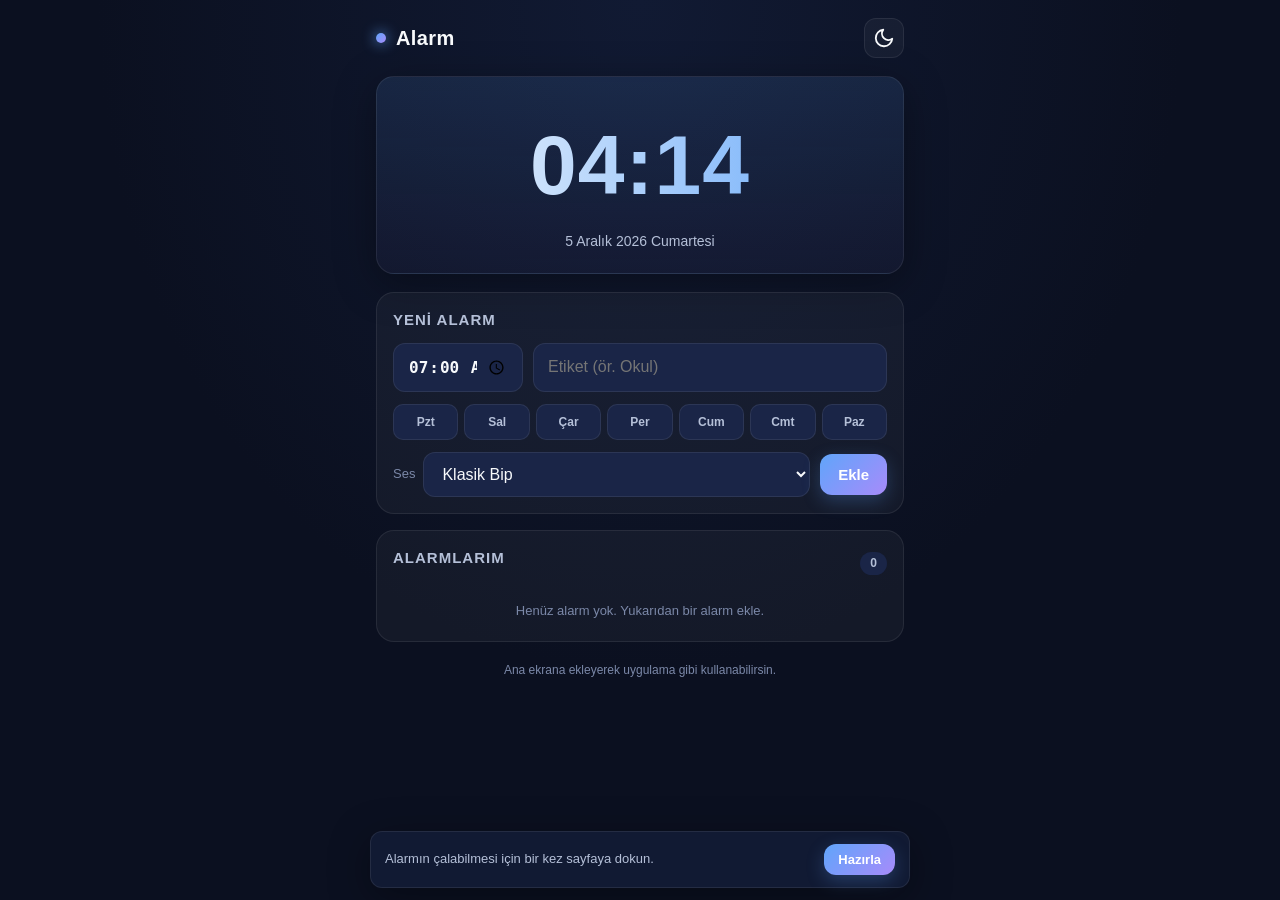
<file: alarm-app/index.html>
<!DOCTYPE html>
<html lang="tr">
<head>
  <meta charset="UTF-8" />
  <meta name="viewport" content="width=device-width, initial-scale=1.0, viewport-fit=cover, user-scalable=no" />
  <meta name="theme-color" content="#0b1020" />
  <meta name="apple-mobile-web-app-capable" content="yes" />
  <meta name="apple-mobile-web-app-status-bar-style" content="black-translucent" />
  <meta name="apple-mobile-web-app-title" content="Alarm" />
  <meta name="mobile-web-app-capable" content="yes" />
  <meta name="description" content="Basit, hızlı ve çevrimdışı çalışan mobil alarm uygulaması" />
  <link rel="manifest" href="manifest.json" />
  <link rel="icon" type="image/svg+xml" href="icon.svg" />
  <link rel="apple-touch-icon" href="icon.svg" />
  <link rel="stylesheet" href="styles.css" />
  <title>Srky Alarm</title>
</head>
<body>
  <main class="app">
    <header class="header">
      <div class="brand">
        <span class="brand-dot"></span>
        <h1>Alarm</h1>
      </div>
      <button id="themeBtn" class="icon-btn" aria-label="Tema değiştir" title="Tema">
        <svg viewBox="0 0 24 24" width="22" height="22" fill="none" stroke="currentColor" stroke-width="2" stroke-linecap="round" stroke-linejoin="round"><path d="M21 12.8A9 9 0 1 1 11.2 3a7 7 0 0 0 9.8 9.8Z"/></svg>
      </button>
    </header>

    <section class="clock" aria-live="polite">
      <div id="currentTime" class="clock-time">--:--</div>
      <div id="currentDate" class="clock-date">--</div>
    </section>

    <section class="add-card">
      <h2>Yeni Alarm</h2>
      <div class="add-row">
        <input id="alarmTime" type="time" value="07:00" aria-label="Alarm saati" />
        <input id="alarmLabel" type="text" placeholder="Etiket (ör. Okul)" maxlength="30" aria-label="Alarm etiketi" />
      </div>
      <div class="days" role="group" aria-label="Tekrar günleri">
        <button type="button" class="day" data-day="1">Pzt</button>
        <button type="button" class="day" data-day="2">Sal</button>
        <button type="button" class="day" data-day="3">Çar</button>
        <button type="button" class="day" data-day="4">Per</button>
        <button type="button" class="day" data-day="5">Cum</button>
        <button type="button" class="day" data-day="6">Cmt</button>
        <button type="button" class="day" data-day="0">Paz</button>
      </div>
      <div class="add-actions">
        <label class="sound-label">
          <span>Ses</span>
          <select id="alarmSound" aria-label="Alarm sesi">
            <option value="beep">Klasik Bip</option>
            <option value="chime">Çan</option>
            <option value="digital">Dijital</option>
            <option value="wave">Dalga</option>
          </select>
        </label>
        <button id="addAlarmBtn" class="primary">Ekle</button>
      </div>
    </section>

    <section class="list-card">
      <div class="list-head">
        <h2>Alarmlarım</h2>
        <span id="alarmCount" class="count">0</span>
      </div>
      <ul id="alarmList" class="alarm-list" aria-live="polite"></ul>
      <p id="emptyState" class="empty">Henüz alarm yok. Yukarıdan bir alarm ekle.</p>
    </section>

    <footer class="footer">
      <p>Ana ekrana ekleyerek uygulama gibi kullanabilirsin.</p>
    </footer>
  </main>

  <!-- Alarm ringing modal -->
  <div id="ringOverlay" class="overlay hidden" role="alertdialog" aria-modal="true" aria-labelledby="ringTitle">
    <div class="ring-card">
      <div class="ring-icon" aria-hidden="true">
        <svg viewBox="0 0 24 24" width="64" height="64" fill="none" stroke="currentColor" stroke-width="2" stroke-linecap="round" stroke-linejoin="round">
          <path d="M6 8a6 6 0 1 1 12 0c0 7 3 9 3 9H3s3-2 3-9"/>
          <path d="M10 21a2 2 0 0 0 4 0"/>
        </svg>
      </div>
      <div id="ringTitle" class="ring-title">Alarm!</div>
      <div id="ringLabel" class="ring-label">—</div>
      <div class="ring-actions">
        <button id="snoozeBtn" class="secondary">Ertele 5 dk</button>
        <button id="stopBtn" class="primary">Durdur</button>
      </div>
    </div>
  </div>

  <!-- Permission / unlock prompt -->
  <div id="unlockBanner" class="banner hidden">
    <span>Alarmın çalabilmesi için bir kez sayfaya dokun.</span>
    <button id="unlockBtn" class="primary small">Hazırla</button>
  </div>

  <script src="app.js"></script>
</body>
</html>
</file>
<file: alarm-app/styles.css>
:root {
  --bg-0: #0b1020;
  --bg-1: #111a33;
  --bg-2: #1a2547;
  --fg: #f8fafc;
  --fg-dim: #b5c0d8;
  --fg-muted: #7b88a8;
  --accent: #60a5fa;
  --accent-2: #a78bfa;
  --danger: #f87171;
  --ok: #34d399;
  --border: rgba(255, 255, 255, 0.08);
  --card: rgba(255, 255, 255, 0.04);
  --shadow: 0 10px 40px rgba(0, 0, 0, 0.35);
  --radius: 18px;
  --radius-sm: 12px;
}

:root.light {
  --bg-0: #f3f5fb;
  --bg-1: #ffffff;
  --bg-2: #eef1fa;
  --fg: #0b1020;
  --fg-dim: #3a445e;
  --fg-muted: #6b7690;
  --border: rgba(11, 16, 32, 0.08);
  --card: rgba(11, 16, 32, 0.03);
  --shadow: 0 10px 40px rgba(11, 16, 32, 0.08);
}

* {
  box-sizing: border-box;
  -webkit-tap-highlight-color: transparent;
}

html, body {
  margin: 0;
  padding: 0;
  min-height: 100%;
  background: radial-gradient(ellipse at top, var(--bg-1), var(--bg-0) 60%);
  color: var(--fg);
  font-family: -apple-system, BlinkMacSystemFont, "Segoe UI", Roboto, "Helvetica Neue", Arial, sans-serif;
  font-size: 16px;
  line-height: 1.45;
  overscroll-behavior-y: none;
}

body {
  padding-top: env(safe-area-inset-top);
  padding-bottom: env(safe-area-inset-bottom);
}

.app {
  max-width: 560px;
  margin: 0 auto;
  padding: 18px 16px 100px;
}

/* Header */
.header {
  display: flex;
  align-items: center;
  justify-content: space-between;
  margin-bottom: 18px;
}
.brand {
  display: flex;
  align-items: center;
  gap: 10px;
}
.brand-dot {
  width: 10px;
  height: 10px;
  border-radius: 50%;
  background: linear-gradient(135deg, var(--accent), var(--accent-2));
  box-shadow: 0 0 14px var(--accent);
}
.brand h1 {
  font-size: 20px;
  margin: 0;
  letter-spacing: 0.4px;
}
.icon-btn {
  background: var(--card);
  border: 1px solid var(--border);
  color: var(--fg);
  width: 40px;
  height: 40px;
  border-radius: 12px;
  display: grid;
  place-items: center;
  cursor: pointer;
  transition: transform 0.15s ease, background 0.2s ease;
}
.icon-btn:active { transform: scale(0.94); }

/* Clock */
.clock {
  text-align: center;
  padding: 28px 12px 22px;
  margin-bottom: 18px;
  border-radius: var(--radius);
  background: linear-gradient(180deg, rgba(96, 165, 250, 0.12), rgba(167, 139, 250, 0.04));
  border: 1px solid var(--border);
  box-shadow: var(--shadow);
}
.clock-time {
  font-size: clamp(54px, 16vw, 84px);
  font-weight: 700;
  letter-spacing: 1px;
  font-variant-numeric: tabular-nums;
  background: linear-gradient(90deg, var(--fg), var(--accent));
  -webkit-background-clip: text;
  background-clip: text;
  color: transparent;
}
.clock-date {
  color: var(--fg-dim);
  font-size: 14px;
  margin-top: 4px;
  text-transform: capitalize;
}

/* Cards */
.add-card, .list-card {
  background: var(--card);
  border: 1px solid var(--border);
  border-radius: var(--radius);
  padding: 16px;
  margin-bottom: 16px;
}
.add-card h2, .list-head h2 {
  margin: 0 0 12px;
  font-size: 15px;
  font-weight: 600;
  color: var(--fg-dim);
  text-transform: uppercase;
  letter-spacing: 1px;
}

/* Inputs */
.add-row {
  display: grid;
  grid-template-columns: 130px 1fr;
  gap: 10px;
  margin-bottom: 12px;
}
input[type="time"], input[type="text"], select {
  width: 100%;
  background: var(--bg-2);
  border: 1px solid var(--border);
  color: var(--fg);
  border-radius: var(--radius-sm);
  padding: 12px 14px;
  font-size: 16px;
  outline: none;
  transition: border 0.2s ease, background 0.2s ease;
}
input[type="time"] {
  font-variant-numeric: tabular-nums;
  font-weight: 600;
}
input:focus, select:focus {
  border-color: var(--accent);
}

/* Days */
.days {
  display: grid;
  grid-template-columns: repeat(7, 1fr);
  gap: 6px;
  margin-bottom: 12px;
}
.day {
  background: var(--bg-2);
  color: var(--fg-dim);
  border: 1px solid var(--border);
  border-radius: 10px;
  padding: 10px 0;
  font-size: 12px;
  font-weight: 600;
  cursor: pointer;
  transition: all 0.15s ease;
}
.day.active {
  background: linear-gradient(135deg, var(--accent), var(--accent-2));
  color: #fff;
  border-color: transparent;
  box-shadow: 0 4px 14px rgba(96, 165, 250, 0.3);
}
.day:active { transform: scale(0.95); }

/* Actions row */
.add-actions {
  display: flex;
  align-items: center;
  gap: 10px;
}
.sound-label {
  flex: 1;
  display: flex;
  align-items: center;
  gap: 8px;
  color: var(--fg-muted);
  font-size: 13px;
}
.sound-label select { flex: 1; }

.primary, .secondary {
  border: none;
  border-radius: var(--radius-sm);
  padding: 12px 18px;
  font-size: 15px;
  font-weight: 600;
  cursor: pointer;
  transition: transform 0.15s ease, opacity 0.2s ease;
}
.primary {
  background: linear-gradient(135deg, var(--accent), var(--accent-2));
  color: #fff;
  box-shadow: 0 6px 18px rgba(96, 165, 250, 0.25);
}
.secondary {
  background: var(--bg-2);
  color: var(--fg);
  border: 1px solid var(--border);
}
.primary:active, .secondary:active { transform: scale(0.96); }
.primary.small { padding: 8px 14px; font-size: 13px; }

/* Alarm list */
.list-head {
  display: flex;
  align-items: center;
  justify-content: space-between;
  margin-bottom: 8px;
}
.count {
  background: var(--bg-2);
  color: var(--fg-dim);
  padding: 3px 10px;
  border-radius: 999px;
  font-size: 12px;
  font-weight: 600;
}
.alarm-list {
  list-style: none;
  padding: 0;
  margin: 0;
}
.alarm-item {
  display: grid;
  grid-template-columns: 1fr auto;
  gap: 10px;
  align-items: center;
  padding: 14px;
  background: var(--bg-2);
  border: 1px solid var(--border);
  border-radius: var(--radius-sm);
  margin-bottom: 10px;
  transition: opacity 0.2s ease;
}
.alarm-item.disabled { opacity: 0.5; }
.alarm-main {
  display: flex;
  flex-direction: column;
  min-width: 0;
}
.alarm-time {
  font-size: 30px;
  font-weight: 700;
  font-variant-numeric: tabular-nums;
  letter-spacing: 0.5px;
}
.alarm-label {
  font-size: 13px;
  color: var(--fg-dim);
  overflow: hidden;
  text-overflow: ellipsis;
  white-space: nowrap;
}
.alarm-days {
  font-size: 11px;
  color: var(--fg-muted);
  margin-top: 2px;
  letter-spacing: 0.5px;
}
.alarm-ctrl {
  display: flex;
  flex-direction: column;
  align-items: flex-end;
  gap: 8px;
}
.del-btn {
  background: transparent;
  border: none;
  color: var(--fg-muted);
  cursor: pointer;
  padding: 4px 8px;
  font-size: 12px;
}
.del-btn:hover { color: var(--danger); }

/* Toggle switch */
.switch {
  position: relative;
  width: 46px;
  height: 26px;
  display: inline-block;
}
.switch input {
  opacity: 0;
  width: 0;
  height: 0;
}
.slider {
  position: absolute;
  inset: 0;
  background: #374151;
  border-radius: 999px;
  transition: background 0.2s ease;
  cursor: pointer;
}
.slider::before {
  content: "";
  position: absolute;
  width: 20px;
  height: 20px;
  left: 3px;
  top: 3px;
  background: #fff;
  border-radius: 50%;
  transition: transform 0.2s ease;
  box-shadow: 0 2px 6px rgba(0,0,0,0.3);
}
.switch input:checked + .slider {
  background: linear-gradient(135deg, var(--accent), var(--accent-2));
}
.switch input:checked + .slider::before {
  transform: translateX(20px);
}

.empty {
  text-align: center;
  color: var(--fg-muted);
  font-size: 13px;
  padding: 14px 0 4px;
  margin: 0;
}

.footer {
  text-align: center;
  color: var(--fg-muted);
  font-size: 12px;
  margin-top: 20px;
}

/* Ring overlay */
.overlay {
  position: fixed;
  inset: 0;
  background: rgba(11, 16, 32, 0.85);
  backdrop-filter: blur(6px);
  -webkit-backdrop-filter: blur(6px);
  display: grid;
  place-items: center;
  z-index: 100;
  animation: fade 0.2s ease;
}
.overlay.hidden { display: none; }
@keyframes fade {
  from { opacity: 0; }
  to { opacity: 1; }
}
.ring-card {
  background: var(--bg-1);
  border: 1px solid var(--border);
  border-radius: var(--radius);
  padding: 36px 24px 24px;
  max-width: 320px;
  width: calc(100% - 40px);
  text-align: center;
  box-shadow: var(--shadow);
}
.ring-icon {
  color: var(--accent);
  animation: shake 0.6s infinite;
}
@keyframes shake {
  0%, 100% { transform: rotate(0); }
  25% { transform: rotate(-10deg); }
  75% { transform: rotate(10deg); }
}
.ring-title {
  font-size: 24px;
  font-weight: 700;
  margin-top: 8px;
}
.ring-label {
  color: var(--fg-dim);
  margin: 4px 0 22px;
  font-size: 14px;
}
.ring-actions {
  display: grid;
  grid-template-columns: 1fr 1fr;
  gap: 10px;
}

/* Unlock banner */
.banner {
  position: fixed;
  left: 12px;
  right: 12px;
  bottom: calc(12px + env(safe-area-inset-bottom));
  background: var(--bg-1);
  border: 1px solid var(--border);
  border-radius: var(--radius-sm);
  padding: 12px 14px;
  display: flex;
  align-items: center;
  justify-content: space-between;
  gap: 10px;
  box-shadow: var(--shadow);
  font-size: 13px;
  color: var(--fg-dim);
  max-width: 540px;
  margin: 0 auto;
  z-index: 50;
}
.banner.hidden { display: none; }

@media (max-width: 360px) {
  .add-row { grid-template-columns: 1fr; }
  .day { padding: 9px 0; font-size: 11px; }
  .alarm-time { font-size: 26px; }
}
</file>
